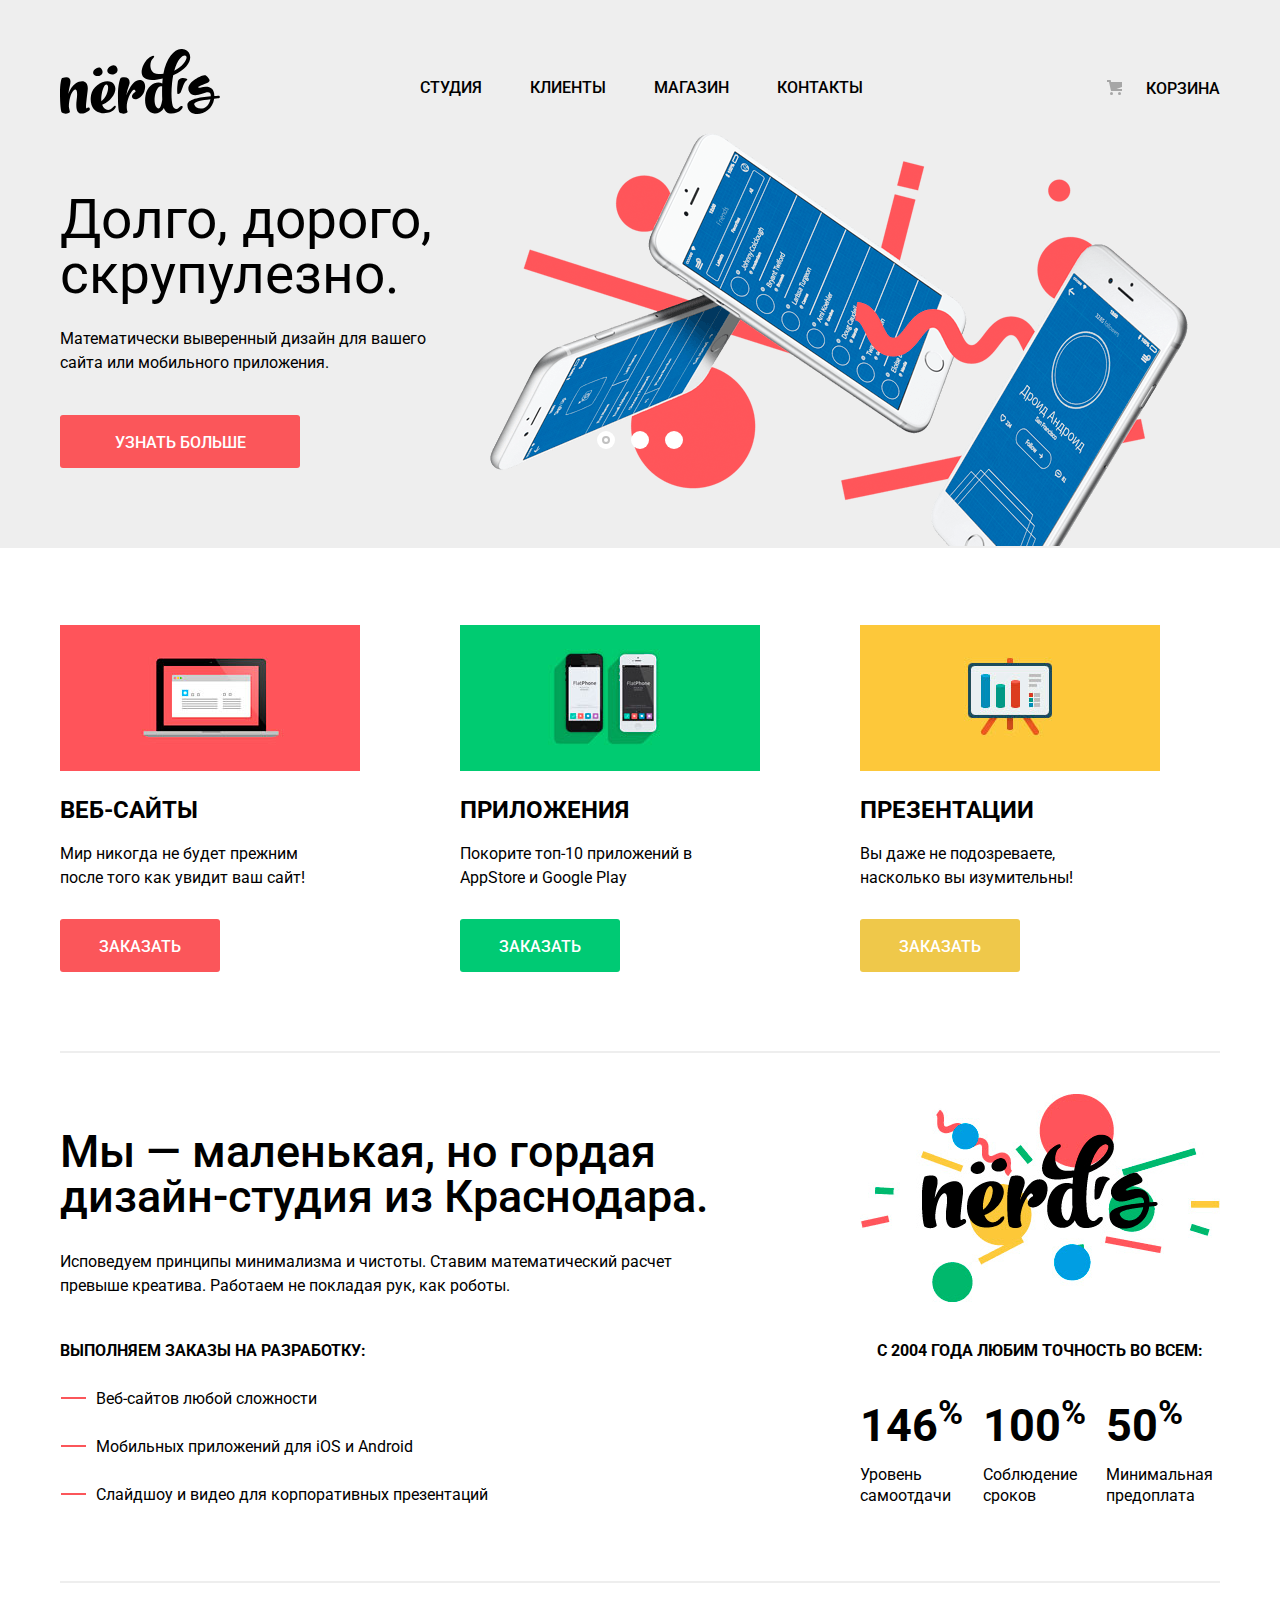
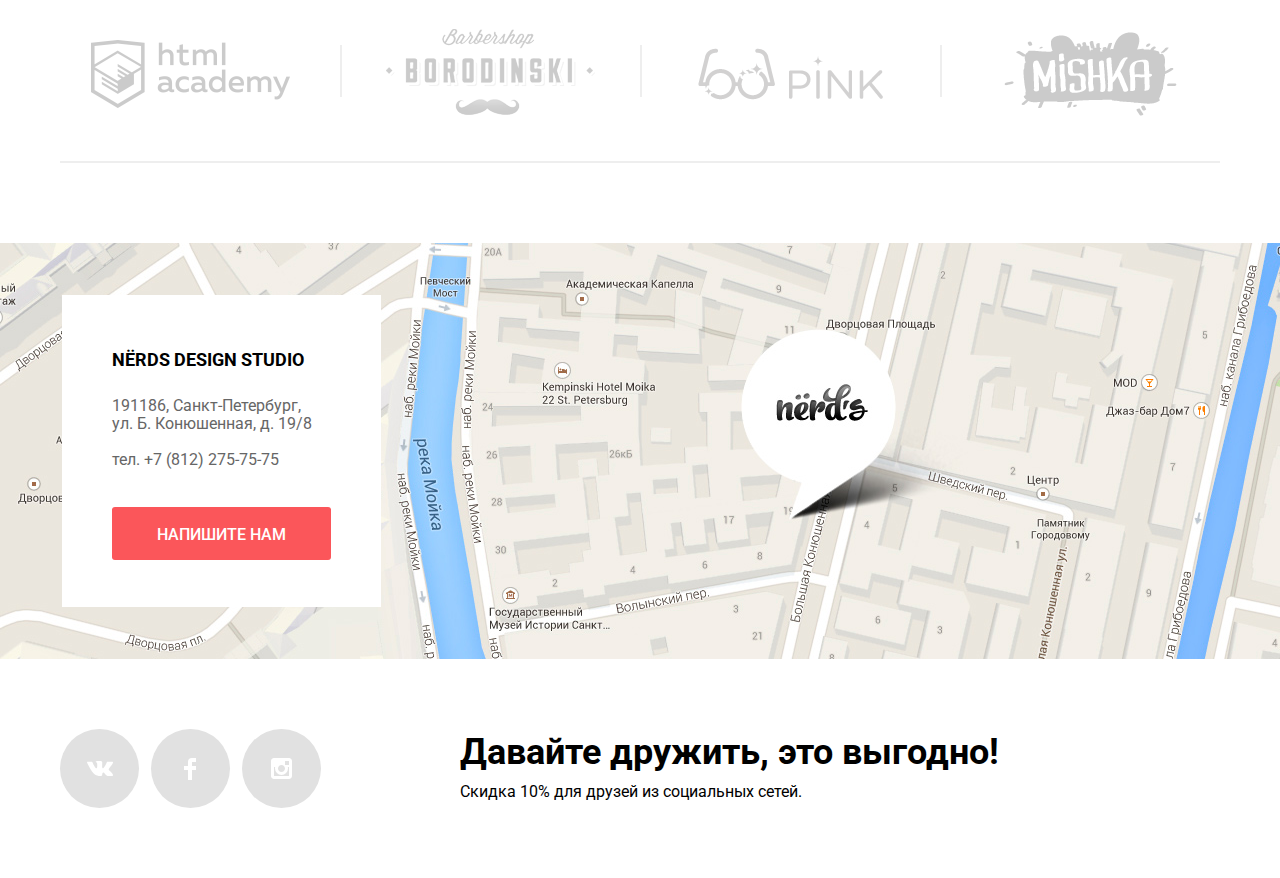
<file: index.html>
<!DOCTYPE html>
<html lang="ru">
<head>
  <meta charset="utf-8">
  <title>Нёрдс: Учебный проект Голованов А.</title>
  <link rel="stylesheet" href="css/normalize.min.css">
  <link rel="stylesheet" href="css/style.css">
</head>
<body>
<header class="main-header">
  <div class="container">
    <h1 class="visually-hidden">Дизайн-студия Nёrds</h1>
    <div class="main-header-nav-container double--padding">
      <nav class="main-header-nav">
        <img class="main-header-nav__logo-img" src="img/nerds-logo.svg" width="160" height="65"
             alt="Логотип Nёrds">
        <ul class="main-header-nav__list">
          <li class="main-header-nav__item"><a class="main-header-nav__link" href="#">Студия</a></li>
          <li class="main-header-nav__item"><a class="main-header-nav__link" href="#">Клиенты</a></li>
          <li class="main-header-nav__item"><a class="main-header-nav__link" href="catalog.html">Магазин</a></li>
          <li class="main-header-nav__item"><a class="main-header-nav__link" href="#">Контакты</a></li>

        </ul>
      </nav>
      <div class="main-header__cart-container">
        <a class="main-header__cart-link" href="#">Корзина</a>
      </div>
    </div>
    <section class="slider double--padding">
      <div class="slider__controls">
        <i class="slider__controls-button button--active"></i>
        <i class="slider__controls-button"></i>
        <i class="slider__controls-button"></i>
      </div>
      <h2 class="visually-hidden">Слайдер</h2>
      <ul class="slider__list">
        <li class="slider__item slider__item--first-slide">
          <p class="slider__slogan slider__slogan--first-slide">Долго, дорого, скрупулезно.</p>
          <p class="slider__plain-text slider__plain-text--first-slide">Математически выверенный дизайн для вашего
            сайта или мобильного приложения.</p>
          <a class="button slider__button button--red" href="#">Узнать больше</a>
        </li>
        <li class="slider__item slider__item--second-slide visually-hidden">
          <p class="slider__slogan slider__slogan--second-slide">Любим математику как никто другой</p>
          <p class="slider__plain-text slider__plain-text--second-slide">Никакого креатива, только математические
            формулы для расчета идеальных
            пропорций.</p>
          <a class="button slider__button button--red" href="#">Узнать больше</a>
        </li>
        <li class="slider__item slider__item--third-slide visually-hidden">
          <p class="slider__slogan slider__slogan--third-slide">Только ночь, только хардкор</p>
          <p class="slider__plain-text slider__plain-text--third-slide">Работать днем, как все? Мы против этого. Ближе
            к полуночи работа только
            начинается.</p>
          <a class="button slider__button button--red" href="#">Узнать больше</a>
        </li>
      </ul>
    </section>
  </div>
</header>
<main class="main">
  <div class="container">
    <section class="services double--padding">
      <h2 class="visually-hidden">Типы услуг</h2>
      <ul class="services__list">
        <li class="services__item">
          <img class="services__icon" src="img/illustration-1.jpg" width="300" height="146" alt="Веб-сайты">
          <h3 class="services__title">Веб-сайты</h3>
          <p class="services__plain-text services__plain-text--web">Мир никогда не будет прежним после того как увидит
            ваш сайт!</p>
          <a class="button services__button button--red" href="#">Заказать</a>
        </li>
        <li class="services__item">
          <img class="services__icon" src="img/illustration-2.jpg" width="300" height="146" alt="Мобильные приложения">
          <h3 class="services__title">Приложения</h3>
          <p class="services__plain-text services__plain-text--soft">Покорите топ-10 приложений в AppStore и Google
            Play</p>
          <a class="button services__button button--green" href="#">Заказать</a>
        </li>
        <li class="services__item">
          <img class="services__icon" src="img/illustration-3.jpg" width="300" height="146" alt="Презентации">
          <h3 class="services__title">Презентации</h3>
          <p class="services__plain-text services__plain-text--presentation">Вы даже не подозреваете, насколько вы
            изумительны!</p>
          <a class="button services__button button--yellow" href="#">Заказать</a>
        </li>
      </ul>
    </section>
    <section class="about-company double--padding">
      <h2 class="visually-hidden">О нас</h2>
      <div class="about-company__left-part">
        <p class="about-company__slogan ">Мы — маленькая, но гордая дизайн-студия из Краснодара.</p>
        <p class="about-company__plain-text">Исповедуем принципы минимализма и чистоты. Ставим математический расчет
          превыше креатива. Работаем не покладая
          рук, как роботы.</p>
        <p class="about-company__subtitle about-company__subtitle--lpart">Выполняем заказы на разработку:</p>
        <ul class="about-company__lpart-list">
          <li class="about-company__lpart-item">Веб-сайтов любой сложности</li>
          <li class="about-company__lpart-item">Мобильных приложений для iOS и Android</li>
          <li class="about-company__lpart-item">Слайдшоу и видео для корпоративных презентаций</li>
        </ul>
      </div>
      <div class="about-company__right-part">
        <img class="about-company__nerds-img" src="img/studio-nerds.png" width="360" height="208"
             alt="Дизайн-студия Nerds">
        <p class="about-company__subtitle about-company__subtitle--rpart centered">с 2004 года Любим точность во
          всем:</p>
        <ul class="about-company__rpart-list">
          <li class="about-company__rpart-item">
            <b class="about-company__percents centered">146<sup>%</sup></b>
            <p class="about-company__percents-text">Уровень самоотдачи</p>
          </li>
          <li class="about-company__rpart-item">
            <b class="about-company__percents centered">100<sup>%</sup></b>
            <p class="about-company__percents-text">Соблюдение сроков</p>
          </li>
          <li class="about-company__rpart-item">
            <b class="about-company__percents centered">50<sup>%</sup></b>
            <p class="about-company__percents-text">Минимальная предоплата</p>
          </li>
        </ul>
      </div>
    </section>
    <section class="partner-logo double--padding">
      <h2 class="visually-hidden">Ссылки на партнерские сайты</h2>
      <ul class="partner-logo__list">
        <li class="partner-logo__item">
          <a class="partner-logo__link" href="https://htmlacademy.ru/intensive/htmlcss">
            <img class="partner-logo__pict" src="img/logo-1.png" width="199" height="68"
                 alt="Сайт HTML Academy">
          </a>
        </li>
        <li class="partner-logo__item">
          <a class="partner-logo__link" href="#">
            <img class="partner-logo__pict" src="img/logo-2.png" width="209" height="90"
                 alt="Сайт Barbershop Borodinski">
          </a>
        </li>
        <li class="partner-logo__item">
          <a class="partner-logo__link" href="#">
            <img class="partner-logo__pict" src="img/logo-3.png" width="185" height="52" alt="Сайт Pink">
          </a>
        </li>
        <li class="partner-logo__item">
          <a class="partner-logo__link" href="#">
            <img class="partner-logo__pict" src="img/logo-4.png" width="173" height="84"
                 alt="Сайт Mishka">
          </a>
        </li>
      </ul>
    </section>
  </div>
  <section class="contacts">

    <h2 class="visually-hidden">Как с нами связаться</h2>
    <div class="container container--contacts">
      <div class="contacts__requisites">
        <p class="contacts__subtitle">NЁRDS DESIGN STUDIO</p>
        <address class="contacts__address-text text--grey">191186, Санкт-Петербург, ул. Б. Конюшенная, д. 19/8</address>
        <p class="contacts__tel-text text--grey">тел.&nbsp;<a class="contacts__tel text--grey"
                                                              href="tel:+78122757575">+7&nbsp;(812)&nbsp;275-75-75</a>
        </p>
        <a class="button contacts__button button&#45;&#45;red" href="#">Напишите нам</a>
      </div>
    </div>
    <script type="text/javascript" charset="utf-8" async src="https://api-maps.yandex.ru/services/constructor/1.0/js/?um=constructor%3Afe30110456b386dd3d820a9189c74bfca8139067eb8c2aa761ce36ad18cc8113&amp;width=100%25&amp;height=416&amp;lang=ru_RU&amp;scroll=true"></script>
  </section>
</main>

<div class="container">
  <footer class="footer double--padding">
    <ul class="footer__list">
      <li class="footer__item">
        <a class="footer__social-button footer__social-button--vk" href="#" aria-label="ВКонтакте"></a>
      </li>
      <li class="footer__item">
        <a class="footer__social-button footer__social-button--fb" href="#" aria-label="Facebook"></a>
      </li>
      <li class="footer__item">
        <a class="footer__social-button footer__social-button--insta" href="#" aria-label="Instagram"></a>
      </li>
    </ul>
    <div class="footer__slogan-container">
      <b class="footer__slogan">Давайте дружить, это выгодно!</b>
      <span class="footer__discount-text">Скидка 10% для друзей из социальных сетей.
    </span>
    </div>
  </footer>
</div>
<!-- Модальное окно при нажатии кнопки "Напишите нам" -->
<div class="modal-window-container visually-hidden">
  <section class="modal-writeus">
    <header class="modal-writeus__header">
      <h2 class="modal-writeus__title">Напишите нам</h2>
      <button class="modal-close-button" type="button" aria-label="Закрыть модальное окно"></button>
    </header>
    <form class="modal-writeus__form" action="https://echo.htmlacademy.ru" method="post">
      <div class="modal-writeus__form-internal-container">
        <p class="modal-writeus__form-item">
          <label class="modal-writeus__label" for="user-name">Ваше имя: </label>
          <input class="modal-form__input-item" type="text" name="user-name" id="user-name" placeholder="Имя Фамилия"
                 required aria-label="Поле ввода имени">
        </p>
        <p class="modal-writeus__form-item">
          <label class="modal-writeus__label" for="user-email">Ваш e-mail: </label>
          <input class="modal-form__input-item" type="email" name="user-email" id="user-email"
                 placeholder="email@example.com" required aria-label="Поле ввода email">
        </p>
      </div>
        <label class="modal-writeus__label" for="user-textarea">Текст письма: </label>
        <textarea class="modal-form__text-area" name="user-letter" id="user-textarea" placeholder="В свободной форме"
                  rows="3" cols="40" aria-label="Поле ввода текста письма"></textarea>

      <button class="button  modal-writeus__submit-button button--red" type="submit">
        Отправить
      </button>
    </form>
  </section>
</div>
<script src="js/modal.js"></script>
</body>
</html>
</file>
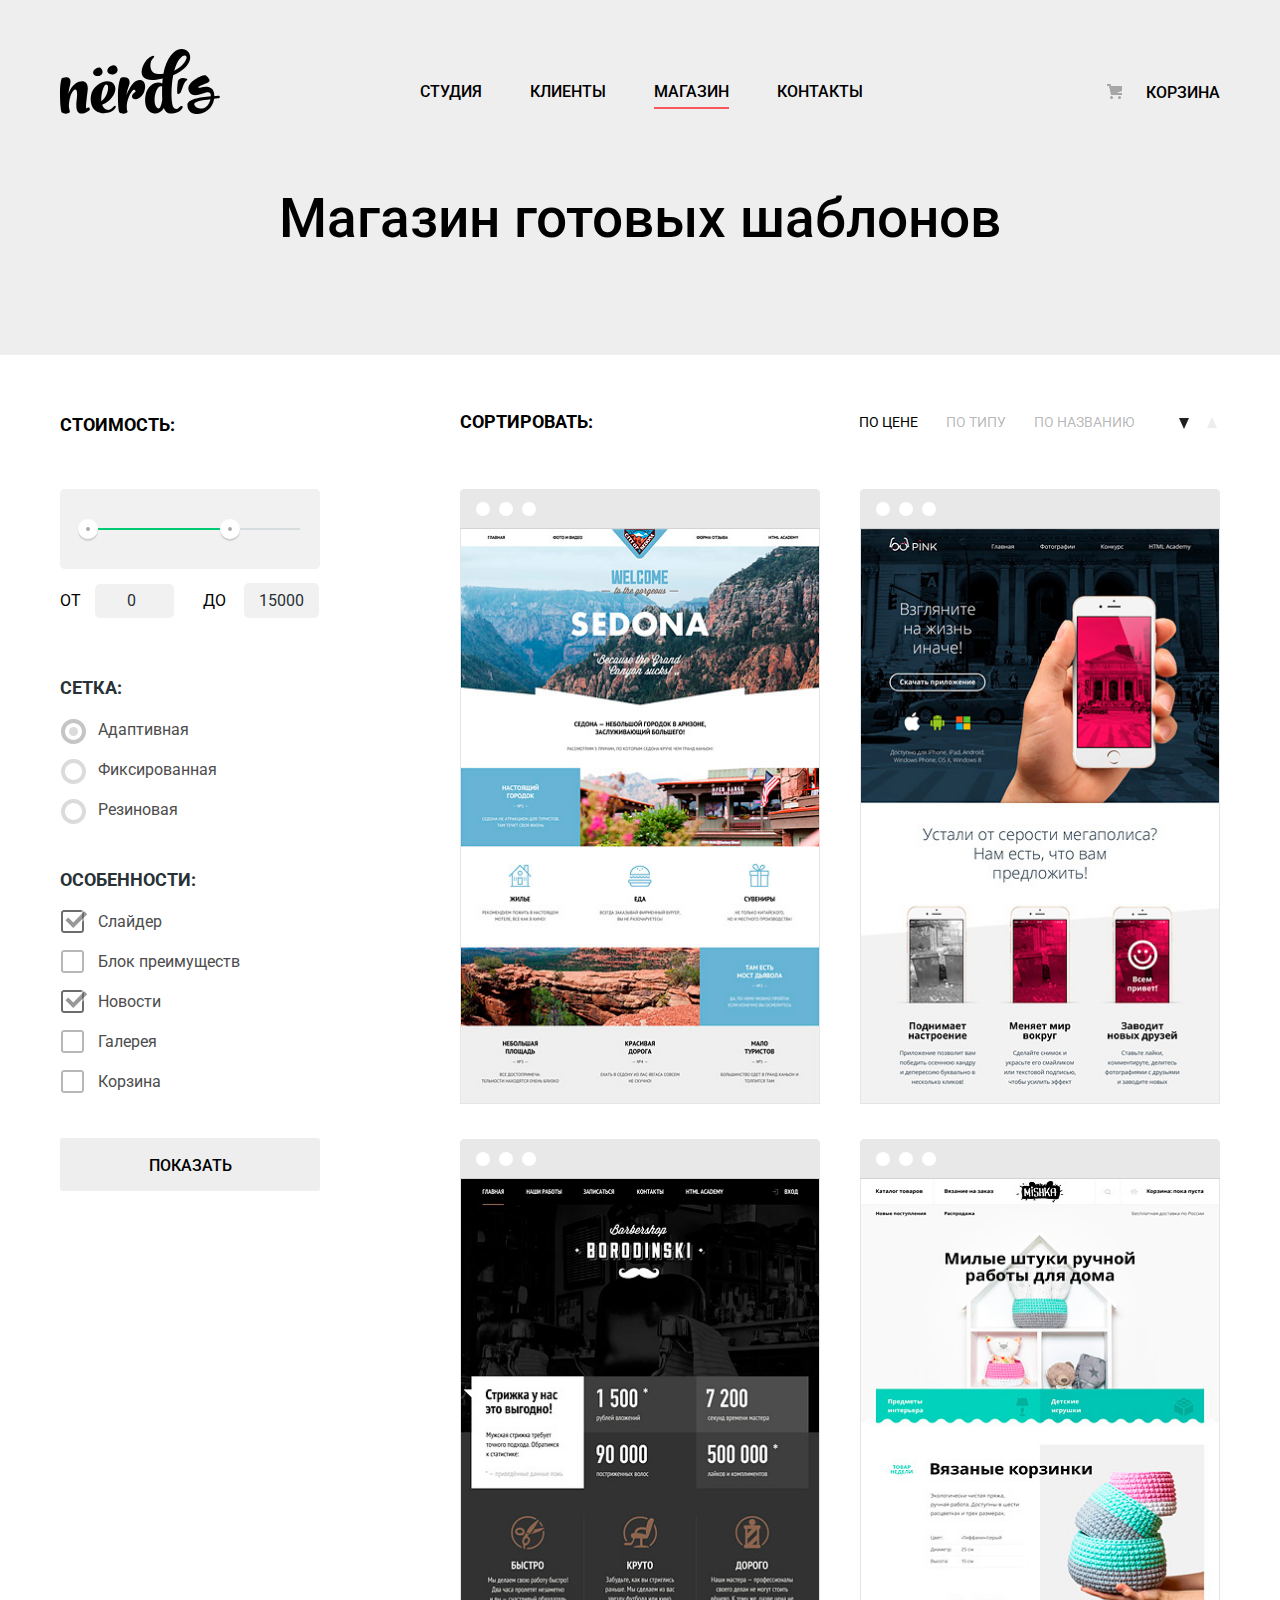
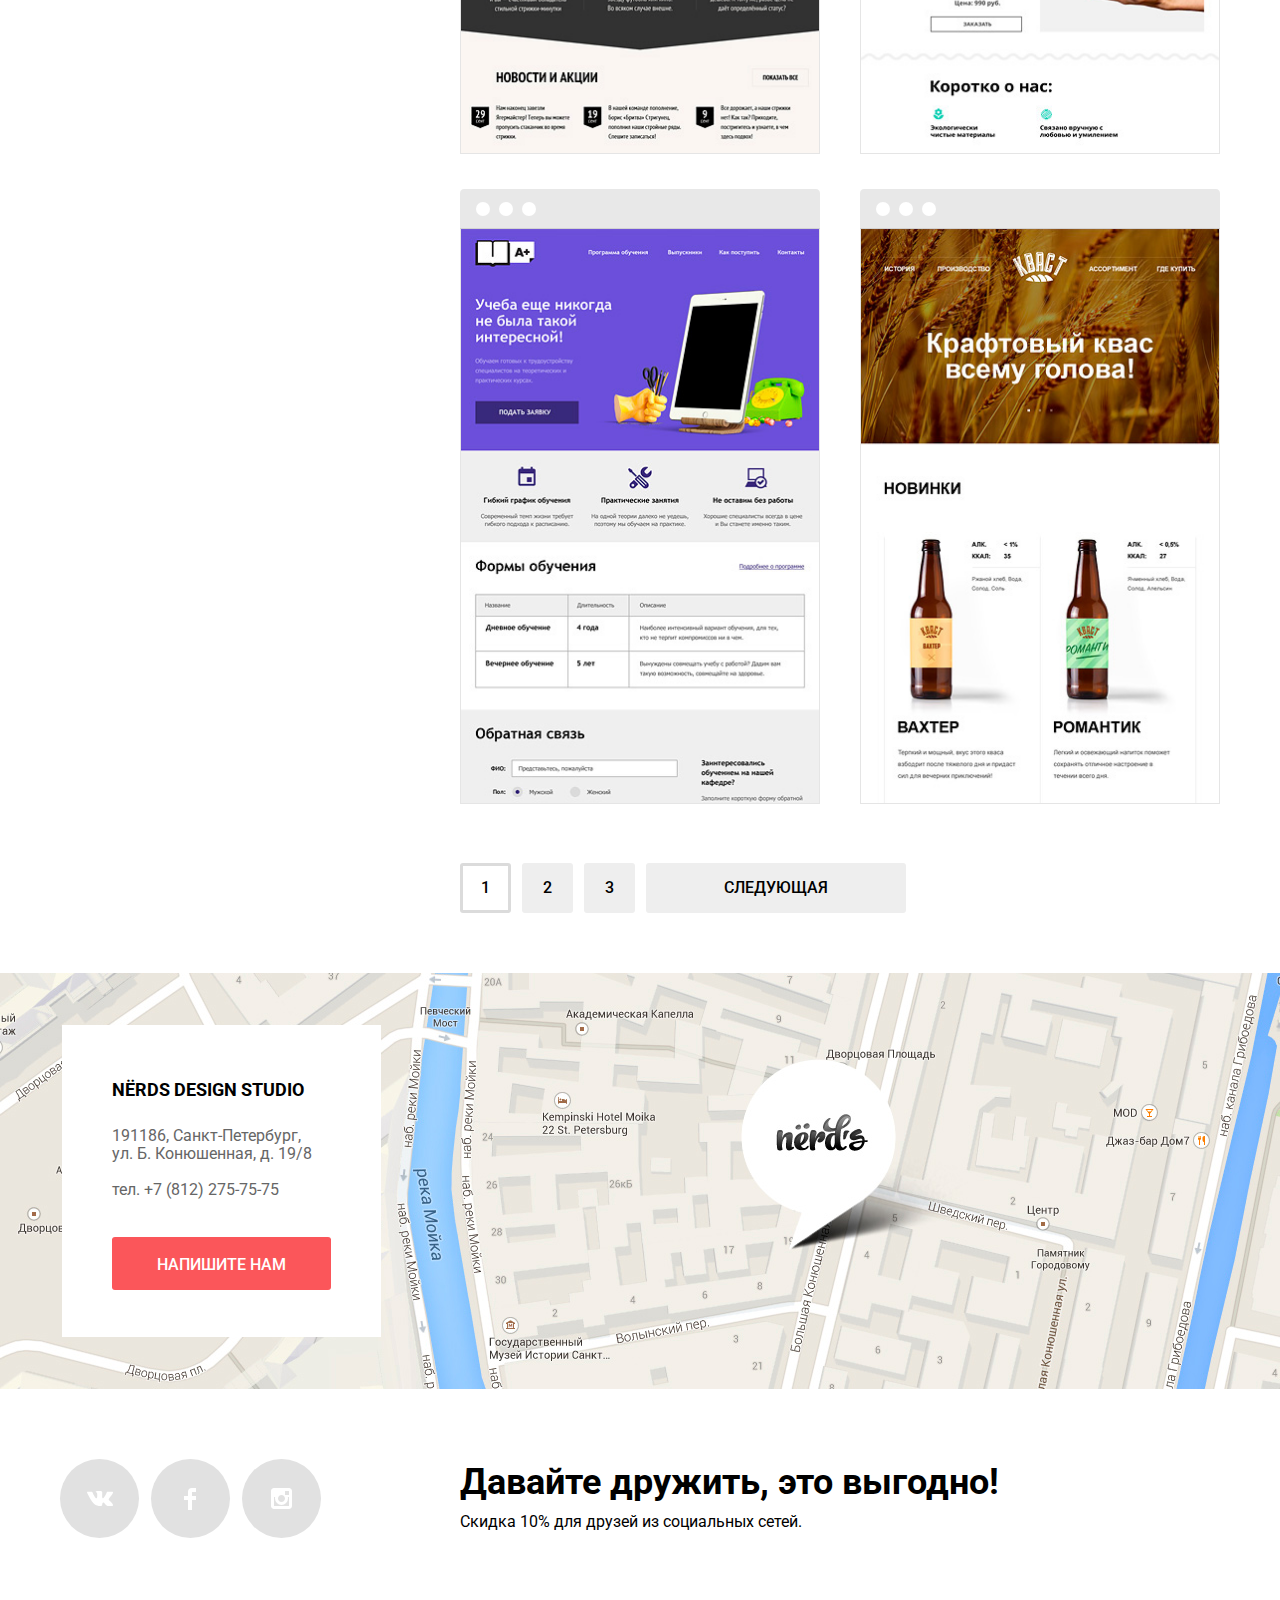
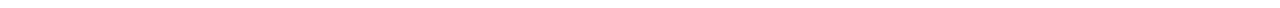
<file: catalog.html>
<!DOCTYPE html>
<html lang="ru">
<head>
  <meta charset="UTF-8">
  <title>Нёрдс: Учебный проект Голованов А.</title>
  <link rel="stylesheet" href="css/normalize.min.css">
  <link rel="stylesheet" href="css/style.css">
</head>
<header class="main-header main-header--bottom-margin">
  <div class="container">
    <h2 class="visually-hidden">Дизайн-студия Nёrds</h2>
    <div class="main-header-nav-container double--padding main-header-nav-container--bottom-margin">
      <nav class="main-header-nav">
        <a href="index.html" class="main-nav__logo">
          <img class="main-header-nav__logo-img main-header-nav__logo-img--catalog" src="img/nerds-logo.svg" width="160"
               height="65"
               alt="Логотип Nёrds">
        </a>
        <ul class="main-header-nav__list">
          <li class="main-header-nav__item"><a class="main-header-nav__link" href="#">Студия</a></li>
          <li class="main-header-nav__item"><a class="main-header-nav__link" href="#">Клиенты</a></li>
          <li class="main-header-nav__item main-header-nav__item--active-page"><a class="main-header-nav__link "
                                                                                  href="catalog.html">Магазин</a></li>
          <li class="main-header-nav__item"><a class="main-header-nav__link" href="#">Контакты</a></li>
        </ul>
      </nav>
      <div class="main-header__cart-container">
        <a class="main-header__cart-link" href="#">Корзина</a>
      </div>
    </div>
    <h1 class="main-header__catalog-slogan container--padding">Магазин готовых шаблонов</h1>
  </div>
</header>

<main class="main">
  <div class="container double--padding">
    <div class="container  filter-catalog-wrapper">

      <aside class="filter">
        <h2 class="visually-hidden">Меню выбора</h2>
        <form class="filter-form" action="https://echo.htmlacademy.ru" method="post">
          <fieldset class="filter-form__range-item">
            <legend class="filter-form__range-legend">Стоимость:</legend>
            <div class="filter-form__range">
              <div class="filter-form__range-controls">
                <div class="filter-form__scale">
                  <div class="filter-form__bar" style="margin-left: 0; width: 70%"></div>
                </div>
                <div class="filter-form__toggle toggle--min"></div>
                <div class="filter-form__toggle toggle--max"></div>
              </div>
              <div class="filter-form__price-controls">
                <label class="filter-form__min-price-label">От
                  <input class="filter-form__min-price-input" type="number" name="min-price" value="0">
                </label>
                <label class="filter-form__max-price-label">До
                  <input class="filter-form__max-price-input" type="number" name="max-price" value="15000">
                </label>
              </div>
            </div>
          </fieldset>
          <fieldset class="filter-form__grid">
            <legend class="filter-form__grid-legend">Сетка:</legend>
            <ul class="filter__grid-list">
              <li class="filter-form__grid-item">
                <input class="filter-form__grid-radiobutton visually-hidden" type="radio" name="grid" value="adaptive"
                       id="adaptive-grid"
                       aria-label="Адаптивная сетка" checked>
                <label class="filter-form__grid-label" for="adaptive-grid">Адаптивная</label>
              </li>
              <li class="filter-form__grid-item">
                <input class="filter-form__grid-radiobutton visually-hidden" type="radio" name="grid" value="fixed"
                       id="fixed-grid"
                       aria-label="Фиксированная сетка">
                <label class="filter-form__grid-label" for="fixed-grid">Фиксированная</label>
              </li>
              <li class="filter-form__grid-item">
                <input class="filter-form__grid-radiobutton visually-hidden" type="radio" name="grid" value="rubber"
                       id="rubber-grid"
                       aria-label="Резиновая сетка">
                <label class="filter-form__grid-label" for="rubber-grid">Резиновая</label>
              </li>
            </ul>
          </fieldset>
          <fieldset class="filter-form__features">
            <legend class="filter-form__features-legend">Особенности:</legend>
            <ul class="filter-form__features-list">
              <li class="filter-form__features-item">
                <input class="filter-form__features-checkbox visually-hidden" type="checkbox" name="slider"
                       id="slider-feature" checked
                       aria-label="Слайдер">
                <label class="filter-form__features-label" for="slider-feature">Слайдер</label>
              </li>
              <li class="filter-form__features-item">
                <input class="filter-form__features-checkbox visually-hidden" type="checkbox" name="advantage"
                       id="advantage-feature"
                       aria-label="Блок преимуществ">
                <label class="filter-form__features-label" for="advantage-feature">Блок преимуществ</label>
              </li>
              <li class="filter-form__features-item">
                <input class="filter-form__features-checkbox visually-hidden" type="checkbox" name="news"
                       id="news-feature" checked
                       aria-label="Новости">
                <label class="filter-form__features-label" for="news-feature">Новости</label>
              </li>
              <li class="filter-form__features-item">
                <input class="filter-form__features-checkbox visually-hidden" type="checkbox" name="gallery"
                       id="gallery-feature"
                       aria-label="Галерея">
                <label class="filter-form__features-label" for="gallery-feature">Галерея</label>
              </li>
              <li class="filter-form__features-item">
                <input class="filter-form__features-checkbox visually-hidden" type="checkbox" name="cart"
                       id="cart-feature"
                       aria-label="Корзина">
                <label class="filter-form__features-label" for="cart-feature">Корзина</label>
              </li>
            </ul>
          </fieldset>
          <button class="button filter-form__button button--grey" type="submit">Показать</button>
        </form>
      </aside>
      <section class="catalog">
        <h2 class="visually-hidden">Каталог шаблонов</h2>
        <div class="catalog__sort-menu double--padding">
          <p class="catalog__sort-menu-subtitle">Сортировать:</p>
          <ul class="catalog__sort-menu-list">
            <li class="catalog__sort-menu-item ">
              <a class="catalog__sort-menu-link catalog__sort-menu-link--active" href="#">По цене</a>
            </li>
            <li class="catalog__sort-menu-item">
              <a class="catalog__sort-menu-link" href="#">По типу</a>
            </li>
            <li class="catalog__sort-menu-item">
              <a class="catalog__sort-menu-link" href="#">По названию</a>
            </li>
          </ul>
          <ul class="catalog__sort-updown-list">
            <li class="catalog__sort-updown-item">
              <input class="catalog__sort-updown-radiobutton catalog__sort-updown-radiobutton--bottom visually-hidden"
                     type="radio" name="updown" value="down"
                     id="down" checked>
              <label class="catalog__sort-updown-label" for="down"><span
                class="visually-hidden">Сортировка по убыванию</span></label>
            </li>
            <li class="catalog__sort-updown-item">
              <input class="catalog__sort-updown-radiobutton catalog__sort-updown-radiobutton--top visually-hidden"
                     type="radio" name="updown" value="up"
                     id="up">
              <label class="catalog__sort-updown-label" for="up"><span
                class="visually-hidden">Сортировка по возрастанию</span></label>
            </li>
          </ul>
        </div>
        <ul class="catalog__list double--padding">
          <!-- Карточка товара с Седоной -->
          <li class="catalog__item">
            <article class="product-card product-card--selected">
              <img class="product-card__img" src="img/img-sedona.jpg" width="360" height="576"
                   alt="SEDONA. Информационный сайт для туристов">
              <!-- Всплывающий ценник -->
              <div class="product-card__pricetag">
                <h3 class="product-card__pricetag-title"><a class="product-card__pricetag-link"
                                                            href="#">SEDONA</a></h3>
                <p class="product-card__pricetag-plain-text text--grey">Информационный сайт для туристов</p>
                <form class="product-card__pricetag-button" action="#" method="post">
                  <button class="button product-card__button button--red" type="button">9900 руб.</button>
                </form>
              </div>
            </article>
          </li>
          <!-- Карточка товара с Pink -->
          <li class="catalog__item">
            <article class="product-card">
              <img class="product-card__img" src="img/img-pink.jpg" width="360" height="576"
                   alt="PINK APP. Продуктовый лендинг приложения для iOS и Android">
              <!-- Всплывающий ценник -->
              <div class="product-card__pricetag">
                <h3 class="product-card__pricetag-title"><a class="product-card__pricetag-link" href="#">PINK
                  APP</a></h3>
                <p class="product-card__pricetag-plain-text text--grey">Продуктовый лендинг приложения для iOS и
                  Android</p>
                <form class="product-card__pricetag-button" action="#" method="post">
                  <button class="button product-card__button button--red" type="button">9900 руб.</button>
                </form>
              </div>
            </article>
          </li>
          <!-- Карточка товара с барбершопом -->
          <li class="catalog__item">
            <article class="product-card">
              <img class="product-card__img" src="img/img-barbershop.jpg" width="360" height="576"
                   alt="BARBERSHOP. Сайт салоны красоты. Для мужчин, да.">
              <!-- Всплывающий ценник -->
              <div class="product-card__pricetag">
                <h3 class="product-card__pricetag-title"><a class="product-card__pricetag-link" href="#">BARBERSHOP</a>
                </h3>
                <p class="product-card__pricetag-plain-text text--grey">Сайт салоны красоты. Для мужчин, да.</p>
                <form class="product-card__pricetag-button" action="#" method="post">
                  <button class="button product-card__button button--red" type="button">9900 руб.</button>
                </form>
              </div>
            </article>
          </li>
          <!--Карточка товара MISHKA-->
          <li class="catalog__item">
            <article class="product-card">
              <img class="product-card__img" src="img/img-mishka.jpg" width="360" height="576"
                   alt="MISHKA. Интернет-магазин вязаных игрушек">
              <!-- Всплывающий ценник -->
              <div class="product-card__pricetag">
                <h3 class="product-card__pricetag-title"><a class="product-card__pricetag-link"
                                                            href="#">MISHKA</a></h3>
                <p class="product-card__pricetag-plain-text text--grey">Интернет-магазин вязаных игрушек</p>
                <form class="product-card__pricetag-button" action="#" method="post">
                  <button class="button product-card__button button--red" type="button">9900 руб.</button>
                </form>
              </div>
            </article>
          </li>
          <!-- Карточка товара A PLUS -->
          <li class="catalog__item">
            <article class="product-card">
              <img class="product-card__img" src="img/img-aplus.jpg" width="360" height="576"
                   alt="A PLUS. Лендинг курсов повышения квалификации">
              <!-- Всплывающий ценник -->
              <div class="product-card__pricetag">
                <h3 class="product-card__pricetag-title"><a class="product-card__pricetag-link" href="#">A
                  PLUS</a></h3>
                <p class="product-card__pricetag-plain-text text--grey">Лендинг курсов повышения квалификации</p>
                <form class="product-card__pricetag-button" action="#" method="post">
                  <button class="button product-card__button button--red" type="button">9900 руб.</button>
                </form>
              </div>
            </article>
          </li>
          <!-- Карточка товара КВАСТ -->
          <li class="catalog__item">
            <article class="product-card">
              <img class="product-card__img" src="img/img-kvast.jpg" width="360" height="576"
                   alt="КВАСТ. Промо-сайт производителя крафтового кваса">
              <!-- Всплывающий ценник -->
              <div class="product-card__pricetag">
                <h3 class="product-card__pricetag-title"><a class="product-card__pricetag-link"
                                                            href="#">КВАСТ</a></h3>
                <p class="product-card__pricetag-plain-text text--grey">Промо-сайт производителя крафтового кваса</p>
                <form class="product-card__pricetag-button" action="#" method="post">
                  <button class="button product-card__button button--red" type="button">9900 руб.</button>
                </form>
              </div>
            </article>
          </li>
        </ul>
        <ul class="paginator__list">
          <li class="paginator__item"><a class="paginator__link link--current" href="#">1</a></li>
          <li class="paginator__item"><a class="paginator__link" href="#">2</a></li>
          <li class="paginator__item"><a class="paginator__link" href="#">3</a></li>
          <li class="paginator__item">
            <a class="paginator__link link--next" href="#">Следующая</a>
          </li>
        </ul>
      </section>
    </div>

  </div>
  <section class="contacts">
    <h2 class="visually-hidden">Как с нами связаться</h2>
    <div class="container container--contacts">
      <div class="contacts__requisites">
        <p class="contacts__subtitle">NЁRDS DESIGN STUDIO</p>
        <address class="contacts__address-text text--grey">191186, Санкт-Петербург, ул. Б. Конюшенная, д. 19/8
        </address>
        <p class="contacts__tel-text text--grey">тел.&nbsp;<a class="contacts__tel text--grey"
                                                              href="tel:+78122757575">+7&nbsp;(812)&nbsp;275-75-75</a>
        </p>
        <a class="button contacts__button button--red" href="#">Напишите нам</a>
      </div>
    </div>
    <script type="text/javascript" charset="utf-8" async src="https://api-maps.yandex.ru/services/constructor/1.0/js/?um=constructor%3Afe30110456b386dd3d820a9189c74bfca8139067eb8c2aa761ce36ad18cc8113&amp;width=100%25&amp;height=416&amp;lang=ru_RU&amp;scroll=true"></script>
  </section>
</main>

<div class="container">
  <footer class="footer double--padding">
    <ul class="footer__list">
      <li class="footer__item">
        <a class="footer__social-button footer__social-button--vk" href="#" aria-label="ВКонтакте"></a>
      </li>
      <li class="footer__item">
        <a class="footer__social-button footer__social-button--fb" href="#" aria-label="Facebook"></a>
      </li>
      <li class="footer__item">
        <a class="footer__social-button footer__social-button--insta" href="#" aria-label="Instagram"></a>
      </li>
    </ul>
    <div class="footer__slogan-container">
      <b class="footer__slogan">Давайте дружить, это выгодно!</b>
      <span class="footer__discount-text">Скидка 10% для друзей из социальных сетей.
    </span>
    </div>
  </footer>
</div>
<!-- Модальное окно при нажатии кнопки "Напишите нам" -->
<div class="modal-window-container visually-hidden">
  <section class="modal-writeus">
    <header class="modal-writeus__header">
      <h2 class="modal-writeus__title">Напишите нам</h2>
      <button class="modal-close-button" type="button" aria-label="Закрыть модальное окно"></button>
    </header>
    <div class="modal-writeus__form-internal-container">
      <p class="modal-writeus__form-item">
        <label class="modal-writeus__label" for="user-name">Ваше имя: </label>
        <input class="modal-form__input-item" type="text" name="user-name" id="user-name" placeholder="Имя Фамилия"
               required aria-label="Поле ввода имени">
      </p>
      <p class="modal-writeus__form-item">
        <label class="modal-writeus__label" for="user-email">Ваш e-mail: </label>
        <input class="modal-form__input-item" type="email" name="user-email" id="user-email"
               placeholder="email@example.com" required aria-label="Поле ввода email">
      </p>
    </div>
      <label class="modal-writeus__label" for="user-textarea">Текст письма: </label>
      <textarea class="modal-form__text-area" name="user-letter" id="user-textarea" placeholder="В свободной форме"
                rows="3" cols="40" aria-label="Поле ввода текста письма"></textarea>

    <form class="modal-writeus__form" action="https://echo.htmlacademy.ru" method="post">
      <button class="button  modal-writeus__submit-button button--red" type="submit">
        Отправить
      </button>
    </form>
  </section>
</div>
<script src="js/modal.js"></script>
</body>
</html>
</file>
<file: css/style.css>
@import url('https://fonts.googleapis.com/css?family=Roboto:400,500,700&subset=cyrillic');
/*Основные стили */
* {
  padding: 0;
  margin: 0;
}

body {
  margin: 0;
  padding: 0;
  font-family: "Roboto", Arial, sans-serif;
  font-size: 16px;
  line-height: 1.5;
  font-weight: 400;
  color: #000000;
  position: relative;
}

a {
  text-decoration: none;
}

.main-header-nav__list,
.slider__list,
.slider__switcher-list {
  list-style: none;
  padding: 0;
  margin: 0;
}

.services__list,
.about-company__rpart-list,
.partner-logo__list,
.about-company__lpart-list {
  list-style: none;
  padding: 0;
  margin: 0;
}

.filter__grid-list,
.filter-form__features-list {
  list-style: none;
  padding: 0;
  margin: 0;
}

.catalog__sort-menu-list,
.catalog__list,
.catalog__sort-updown-list {
  list-style: none;
  padding: 0;
  margin: 0;
}

.paginator__list {
  list-style: none;
  padding: 0;
  margin: 0;
}

.footer__list {
  list-style: none;
  padding: 0;
  margin: 0;
}

/*Основные блоки и их модификаторы*/

.button {
  display: inline-block;
  vertical-align: middle;
  min-height: 47px;
  padding-top: 16px;
  padding-bottom: 16px;
  padding-left: 16px;
  padding-right: 16px;
  border-radius: 3px;
  -webkit-box-sizing: border-box;
  box-sizing: border-box;
  line-height: 1.125;
  font-weight: 500;
  text-align: center;
  text-transform: uppercase;
  color: #ffffff;
}

.button--red {
  background-color: #fb565a;
  border-top: 3px solid #fb565a;
}

.button--red:focus,
.button--red:hover {
  background-color: #e74246;
  border-top: 3px solid #e74246;
  outline: none;
}

.button--red:active {
  background-color: #d7373b;
  border-top: 3px solid #c13135;
  color: rgba(227, 115, 118, 0.3);
}

.button--green {
  background-color: #00ca74;
  border-top: 3px solid #00ca74;
}

.button--green:focus,
.button--green:hover {
  background-color: #00bc6c;
  border-top: 3px solid #00bc6c;
  outline: none;
}

.button--green:active {
  background-color: #00aa62;
  border-top: 3px solid #009958;
  color: rgba(77, 196, 145, 0.3)
}

.button--yellow {
  background-color: #efc84a;
  border-top: 3px solid #efc84a;
}

.button--yellow:focus,
.button--yellow:hover {
  background-color: #eab534;
  border-top: 3px solid #eab534;
  outline: none;
}

.button--yellow:active {
  background-color: #e5a722;
  border-top: 3px solid #ce961f;
  color: rgba(237, 194, 101, 0.3)
}

.button--grey {
  background-color: #eeeeee;
  color: #000000;
  border: none;
  border-top: 3px solid #eeeeee;
}

.button--grey:focus,
.button--grey:hover {
  background-color: #dfdfdf;
  border: none;
  outline: none;
  border-top: 3px solid #dfdfdf;
}

.button--grey:active {
  background-color: #d5d5d5;
  color: rgba(00, 00, 00, 0.3);
  border: none;
  outline: none;
  border-top: 3px solid #bfbfbf;
}

.text--grey {
  color: #666666;
}

.visually-hidden:not(:focus):not(:active),
input[type="checkbox"].visually-hidden,
input[type="radio"].visually-hidden {
  position: absolute;

  width: 1px;
  height: 1px;
  margin: -1px;
  border: 0;
  padding: 0;

  white-space: nowrap;

  -webkit-clip-path: inset(100%);

  clip-path: inset(100%);
  clip: rect(0 0 0 0);
  overflow: hidden;
}

/*Блоки сетки*/

.main-header {
  background-color: #eeeeee;
  padding-top: 49px;
}

.container {
  width: 1200px;
  margin: 0 auto;
}

.double--padding {
  padding-left: 20px;
  padding-right: 20px;
}

.main-header-nav-container {
  display: -webkit-box;
  display: -ms-flexbox;
  display: flex;
  -webkit-box-orient: horizontal;
  -webkit-box-direction: normal;
  -ms-flex-direction: row;
  flex-direction: row;
  -webkit-box-pack: justify;
  -ms-flex-pack: justify;
  justify-content: space-between;
}

.main-header-nav__item {
  margin-left: 24px;
  margin-right: 24px;
  border-bottom: 2px solid rgba(251, 86, 90, 0);
}

.main-header-nav__item:last-child {
  margin-right: 0;
}

.main-header-nav__item:first-child {
  margin-left: 0;
}

.main-header-nav__item--active-page {
  border-bottom: 2px solid rgba(251, 86, 90, 1);
}

.main-header-nav {
  display: -webkit-box;
  display: -ms-flexbox;
  display: flex;
  -webkit-box-orient: horizontal;
  -webkit-box-direction: normal;
  -ms-flex-direction: row;
  flex-direction: row;
  -webkit-box-pack: start;
  -ms-flex-pack: start;
  justify-content: flex-start;
}

.main-header-nav__list {
  display: -webkit-box;
  display: -ms-flexbox;
  display: flex;
  -webkit-box-pack: start;
  -ms-flex-pack: start;
  justify-content: flex-start;
  -webkit-box-align: center;
  -ms-flex-align: center;
  align-items: center;
  -ms-flex-wrap: wrap;
  flex-wrap: wrap;
  padding-top: 15px;
  padding-left: 0;
}

.main-header__cart-container {
  width: 115px;
  display: -webkit-box;
  display: -ms-flexbox;
  display: flex;
  -webkit-box-orient: horizontal;
  -webkit-box-direction: normal;
  -ms-flex-direction: row;
  flex-direction: row;
  -webkit-box-pack: end;
  -ms-flex-pack: end;
  justify-content: flex-end;
  -webkit-box-align: center;
  -ms-flex-align: center;
  align-items: center;
  padding-left: 45px;
  padding-top: 15px;
}

.slider {
  position: relative;
}

.slider__controls {
  position: absolute;
  left: 50%;
  bottom: 107px;
  z-index: 100;

  width: 160px;
  height: 18px;

  text-align: center;
  font-size: 0;
  -webkit-transform: translateX(-50%);
  -ms-transform: translateX(-50%);
  transform: translateX(-50%);
}

.slider__controls-button {
  display: inline-block;
  width: 18px;
  height: 18px;
  position: relative;
  border-radius: 50%;
  cursor: pointer;
  padding: 8px;
}

.slider__controls-button::after {
  content: "";
  width: 18px;
  height: 18px;
  position: absolute;
  top: 8px;
  left: 8px;
  z-index: 1;
  border-radius: 50%;

  background: #ffffff;
}

.button--active:before {
  content: "";

  position: absolute;
  left: 50%;
  top: 50%;
  z-index: 2;

  width: 4px;
  height: 4px;
  margin: -4px;

  background-color: inherit;
  border: 2px solid #c1c1c1;
  border-radius: 50%;
}

.slider__item {
  min-height: 355px;
  padding-top: 78px;
  background-size: auto;
  background-repeat: no-repeat;
}

.slider__item--first-slide {
  background-image: url("../img/slide1.png");
  background-position: 430px 19px;
}

.slider__item--second-slide {
  background-image: url("../img/slide2.png");
  background-position: 495px 0;
  z-index: 2;
}

.slider__item--third-slide {
  background-image: url("../img/slide3.png");
  background-position: 400px 20px;
  z-index: 3;
}

.slider__button {
  width: 240px;
  margin-bottom: 80px;
}

/*Остальные блоки*/
.main-header-nav__logo-img {
  margin-right: 200px;
}

.main-header-nav__logo-img--catalog:hover,
.main-header-nav__logo-img--catalog:focus {
  opacity: 0.8;
}

.main-header-nav__logo-img--catalog:active {
  opacity: 0.3;
}

.main-header__cart-link {
  position: relative;
  padding-left: 39px;
}

.main-header-nav__link,
.main-header__cart-link {
  line-height: 1.875;
  font-weight: 500;
  color: #000000;
  text-transform: uppercase;
}

.main-header-nav__link:hover,
.main-header__cart-link:hover,
.main-header-nav__link:focus,
.main-header__cart-link:focus {
  color: #fb565a;
  outline: none;
}

.main-header-nav__link:active,
.main-header__cart-link:active {
  color: rgba(0, 0, 0, 0.3);
}

.main-header__cart-link::before {
  content: "";
  width: 15px;
  height: 15px;
  position: absolute;
  top: 6px;
  left: 0;
  background-image: url("../img/cart-icon.svg");
  background-repeat: no-repeat;
  background-position: center center;
}

.main-header-nav__link--active {
  border-bottom: 2px solid #fb565a;
}

.slider__slogan {
  font-size: 55px;
  line-height: 1;
  font-weight: 400;
  margin-bottom: 25px;
}

.slider__slogan--first-slide {
  width: 380px;
}

.slider__slogan--second-slide {
  width: 515px;
}

.slider__slogan--third-slide {
  width: 410px;
}

.slider__plain-text {
  margin-bottom: 40px;
}

.slider__plain-text--first-slide {
  width: 368px;
}

.slider__plain-text--second-slide {
  width: 435px;
}

.slider__plain-text--third-slide {
  width: 370px;
}

.services__list {
  display: -webkit-box;
  display: -ms-flexbox;
  display: flex;
  -webkit-box-orient: horizontal;
  -webkit-box-direction: normal;
  -ms-flex-direction: row;
  flex-direction: row;
  -webkit-box-pack: start;
  -ms-flex-pack: start;
  justify-content: flex-start;
  border-bottom: 2px solid #eeeeee;
}

.services__item {
  width: 300px;
  margin-right: 100px;
  padding-top: 77px;
}

.services__icon {
  margin-bottom: 17px;
}

.services__list:last-child {
  margin-right: 0;
}

.services__title {
  font-size: 24px;
  line-height: 1.25;
  font-weight: 700;
  text-transform: uppercase;
  margin-bottom: 17px;
}

.services__plain-text {
  margin-bottom: 29px;
}

.services__plain-text--web {
  width: 250px;
}

.services__plain-text--soft {
  width: 250px;
}

.services__plain-text--presentation {
  width: 250px;
}

.services__button {
  width: 160px;
  margin-bottom: 79px;
}

.about-company {
  display: -webkit-box;
  display: -ms-flexbox;
  display: flex;
  -webkit-box-orient: horizontal;
  -webkit-box-direction: normal;
  -ms-flex-direction: row;
  flex-direction: row;
  -webkit-box-pack: start;
  -ms-flex-pack: start;
  justify-content: flex-start;

}

.about-company__left-part {
  width: 660px;
  margin-right: 140px;
  padding-top: 76px;
}

.about-company__slogan {
  width: 750px;
  padding-right: 20px;
  font-size: 45px;
  line-height: 1;
  font-weight: 500;
  margin-bottom: 31px;
}

.about-company__plain-text {
  width: 617px;
  margin-bottom: 41px;
}

.about-company__lpart-item {
  text-indent: 36px;
  margin-bottom: 24px;
  position: relative;
}

.about-company__lpart-item::before {
  position: absolute;
  display: block;
  content: "";
  width: 25px;
  height: 2px;
  background-color: #fb565a;
  top: 10px;
  left: 1px;
}

.about-company__lpart-list {
  margin-bottom: 74px;
}

.about-company__right-part {
  width: 360px;
  padding-top: 41px;
}

.about-company__nerds-img {
  margin-bottom: 30px;
}

.about-company__subtitle {
  font-weight: 700;
  text-transform: uppercase;
}

.about-company__subtitle--lpart {
  margin-bottom: 24px;
}

.about-company__subtitle--rpart {
  margin-bottom: 40px;
}

.centered {
  text-align: center;
}

.about-company__rpart-list {
  display: -webkit-box;
  display: -ms-flexbox;
  display: flex;
  -webkit-box-orient: horizontal;
  -webkit-box-direction: normal;
  -ms-flex-direction: row;
  flex-direction: row;
  -webkit-box-pack: start;
  -ms-flex-pack: start;
  justify-content: flex-start;
}

.about-company__rpart-item {
  margin-right: 20px;
}

.about-company__rpart-list:last-child {
  margin-right: 0;
}

.about-company__percents {
  font-size: 45px;
  line-height: 1;
  font-weight: 700;
}

.about-company__percents-text {
  margin-top: 16px;
  width: 100px;
  line-height: 1.313;
}

.about-company__rpart-item .about-company__plain-text {
  line-height: 18px;
}

.partner-logo {
  margin-bottom: 80px;
}

.partner-logo__list {
  padding-top: 46px;
  display: -webkit-box;
  display: -ms-flexbox;
  display: flex;
  -webkit-box-orient: horizontal;
  -webkit-box-direction: normal;
  -ms-flex-direction: row;
  flex-direction: row;
  -webkit-box-pack: justify;
  -ms-flex-pack: justify;
  justify-content: space-between;
  border-top: 2px solid #eeeeee;
  border-bottom: 2px solid #eeeeee;
}

.partner-logo__item {
  width: 260px;
  margin-right: 40px;
  position: relative;
  display: -webkit-box;
  display: -ms-flexbox;
  display: flex;
  -webkit-box-orient: horizontal;
  -webkit-box-direction: normal;
  -ms-flex-direction: row;
  flex-direction: row;
  -webkit-box-pack: center;
  -ms-flex-pack: center;
  justify-content: center;
  -webkit-box-align: center;
  -ms-flex-align: center;
  align-items: center;
  margin-bottom: 42px;
  -ms-flex-preferred-size: 25%;
  flex-basis: 25%;
}
.partner-logo__item:not(:last-child)::after {
  position: absolute;
  content: "";
  display: block;
  width: 2px;
  height: 52px;
  background-color: #eeeeee;
  right: -22px;
  bottom: 22px;
}

.partner-logo__item:last-child {
  margin-right: 0;
}

.partner-logo__link {
  opacity: 0.2;
}

.partner-logo__link:hover,
.partner-logo__link:focus {
  opacity: 1;
}

.partner-logo__link:active {
  opacity: 0.1;
}

.partner-logo__pict {
  display: block;
}

.contacts {
  text-align: center;
  background-image: url("../img/map_new.jpg");
  background-repeat: no-repeat;
  background-position: center center;
  background-size: cover;
  min-height: 416px;
  margin-bottom: 70px;
}

.container--contacts {
  position: relative;
}

.contacts__requisites {
  width: 319px;
  position: absolute;
  top: 52px;
  left: 22px;
  background-color: #ffffff;
  padding-top: 50px;
  padding-left: 50px;
  padding-right: 50px;
  -webkit-box-sizing: border-box;
  box-sizing: border-box;
  text-align: left;
  z-index: 3;
}

.contacts__subtitle {
  font-size: 18px;
  line-height: 1.667;
  font-weight: 700;
  margin-bottom: 22px;
}

.contacts__address-text {
  width: 202px;
  margin-bottom: 15px;
}

.contacts__address-text,
.contacts__address-text .contacts__tel {
  line-height: 1.125;
  font-style: normal;
}

.contacts__tel-text {
  margin-bottom: 35px;
}

.contacts__button {
  width: 219px;
  margin-bottom: 47px;
  display: inline-block;
}


.footer {
  display: -webkit-box;
  display: -ms-flexbox;
  display: flex;
  -webkit-box-orient: horizontal;
  -webkit-box-direction: normal;
  -ms-flex-direction: row;
  flex-direction: row;
  -webkit-box-pack: start;
  -ms-flex-pack: start;
  justify-content: flex-start;
  -webkit-box-align: center;
  -ms-flex-align: center;
  align-items: center;
  margin-bottom: 70px;
}

.footer__slogan {
  display: block;
  font-size: 36px;
  line-height: 1;
  font-weight: 700;
  margin-bottom: 10px;
}

.footer__discount-text {
  line-height: 1.375;
}

.footer__list {
  display: -webkit-box;
  display: -ms-flexbox;
  display: flex;
  -webkit-box-orient: horizontal;
  -webkit-box-direction: normal;
  -ms-flex-direction: row;
  flex-direction: row;
  -webkit-box-pack: start;
  -ms-flex-pack: start;
  justify-content: flex-start;
  margin-right: 127px;
}

.footer__list:last-child {
  margin-right: 0;
}

.footer__social-button {
  display: block;
  width: 79px;
  height: 79px;
  border-radius: 50%;
  margin-right: 12px;
  background-color: #e1e1e1;
  position: relative;
}

.footer__social-button--vk::before {
  content: "";
  width: 26px;
  height: 15px;
  position: absolute;
  top: 32px;
  left: 27px;
  background-image: url("../img/vk-icon.svg");
  background-repeat: no-repeat;
  background-position: center center;
}

.footer__social-button--vk:active::before {
  opacity: 0.3;
}

.footer__social-button--fb::before {
  content: "";
  width: 12px;
  height: 22px;
  position: absolute;
  top: 29px;
  left: 33px;
  background-image: url("../img/fb-icon.svg");
  background-repeat: no-repeat;
  background-position: center center;
}

.footer__social-button--fb:active::before {
  opacity: 0.3;
}

.footer__social-button--insta::before {
  content: "";
  width: 21px;
  height: 21px;
  position: absolute;
  top: 29px;
  left: 29px;
  background-image: url("../img/insta-icon.svg");
  background-repeat: no-repeat;
  background-position: center center;
}

.footer__social-button--insta:active::before {
  opacity: 0.3;
}

.footer__social-button:hover,
.footer__social-button:focus {
  background-color: #e74246;
  outline: none;
}

.footer__social-button:active {
  background-color: #d7373b;
}

/*Стилизация модального окна "Напишите нам"*/
.modal-window-container {
  /*display: none;*/
  width: 960px;
  padding-top: 67px;
  padding-left: 100px;
  padding-right: 100px;
  position: fixed;
  top: 50%;
  left: 50%;
  -webkit-transform: translate(-50%, -50%);
  -ms-transform: translate(-50%, -50%);
  transform: translate(-50%, -50%);
  -webkit-box-sizing: border-box;
  box-sizing: border-box;
  -webkit-box-shadow: 0 0 40px rgba(00, 00, 00, 0.5);
  box-shadow: 0 0 40px rgba(00, 00, 00, 0.5);
  background-color: #ffffff;
  z-index: 100;
}
/*.modal--show {*/
  /*display: block;*/
/*}*/

.modal-writeus__header {
  display: -webkit-box;
  display: -ms-flexbox;
  display: flex;
  -webkit-box-orient: horizontal;
  -webkit-box-direction: normal;
  -ms-flex-direction: row;
  flex-direction: row;
  -webkit-box-pack: start;
  -ms-flex-pack: start;
  justify-content: flex-start;
  margin-bottom: 42px;
  position: relative;
  padding-right: 20px;
}

.modal-writeus__title {
  font-size: 45px;
  line-height: 1;
  font-weight: 500;
}

.modal-close-button {
  width: 22px;
  height: 22px;
  background-image: url("../img/close-cross.svg");
  background-repeat: no-repeat;
  background-position: center center;
  background-color: #ffffff;
  position: absolute;
  top: 11px;
  left: 748px;
  opacity: 0.3;
  border: none;
  -ms-flex-item-align: center;
  -ms-grid-row-align: center;
  align-self: center;
}

.modal-close-button:hover,
.modal-close-button:focus {
  opacity: 1;
  outline: none;
  cursor: pointer;
}

.modal-close-button:active {
  opacity: 0.1;
}

.modal-writeus__form {
  margin-bottom: 84px;
}

.modal-writeus__form-internal-container {
  display: -webkit-box;
  display: -ms-flexbox;
  display: flex;
  -webkit-box-orient: horizontal;
  -webkit-box-direction: normal;
  -ms-flex-direction: row;
  flex-direction: row;
  -webkit-box-pack: justify;
  -ms-flex-pack: justify;
  justify-content: space-between;
  -ms-flex-wrap: wrap;
  flex-wrap: wrap;
  -webkit-box-flex: 1;
  -ms-flex-positive: 1;
  flex-grow: 1;
}

.modal-form__input-item {
  width: 360px;
  height: 50px;
  -webkit-box-sizing: border-box;
  box-sizing: border-box;
  min-height: 33px;
  margin-bottom: 35px;
}

.modal-form__input-item[placeholder] {
  text-indent: 15px;
}

.modal-form__text-area {
  width: 100%;
  height: 103px;
  margin-bottom: 46px;
  padding-top: 12px;
  resize: vertical;
}

.modal-form__text-area[placeholder] {
  text-indent: 15px;
}

.modal-writeus__label {
  line-height: 1.125;
  font-weight: 700;
  display: block;
  margin-bottom: 8px;
}

.modal-form__input-item:invalid:not(:focus):not(:placeholder-shown) {
  border: 2px solid #e74246;
  border-radius: 3px;
  color: #e74246;
}

.modal-form__input-item:hover,
.modal-form__text-area:hover {
  border: 2px solid #b4b9bb;
}

.modal-form__input-item:focus,
.modal-form__text-area:focus {
  border: 2px solid #000000;
  color: #444444;
  outline: 0;
}

.modal-form__input-item,
.modal-form__text-area {
  line-height: 1.125;
  border: 2px solid #d7dcde;
  color: rgba(68, 68, 68, 0.5);
}

.modal-writeus__submit-button {
  width: 260px;
  border: none;
  border-top: 3px solid #fb565a;
}

/*СТРАНИЦА КАТАЛОГА*/
.main-header--bottom-margin {
  margin-bottom: 55px;
}

.main-header__catalog-slogan {
  font-size: 55px;
  line-height: 1;
  font-weight: 500;
  text-align: center;
  padding-bottom: 109px;
  margin: 0;
}

.main-header-nav-container--bottom-margin {
  margin-bottom: 70px;

}

.filter-catalog-wrapper {
  display: -webkit-box;
  display: -ms-flexbox;
  display: flex;
  -webkit-box-orient: horizontal;
  -webkit-box-direction: normal;
  -ms-flex-direction: row;
  flex-direction: row;
  -webkit-box-pack: justify;
  -ms-flex-pack: justify;
  justify-content: space-between;
}

.filter {
  -ms-flex-preferred-size: 280px;
  flex-basis: 280px;
  padding-left: 20px;
  padding-right: 20px;
  margin-right: 80px;

}

/*Бегунок*/
.filter-form__range-item {
  margin: 0;
  padding: 0;
  border: none;
  margin-bottom: 104px;
}

.filter-form__range {
  position: relative;
  width: 260px;
  height: 80px;
  background-color: #f1f1f1;
  border-radius: 5px;
}

.filter-form__range-legend {
  font-size: 18px;
  line-height: 1.667;
  font-weight: 700;
  text-transform: uppercase;
  margin-bottom: 49px;
}

.filter-form__range-controls {
  position: relative;
  height: 41px;
  background-color: #f1f1f1;
  border-radius: 5px;
  margin-bottom: 14px;
  padding-top: 39px;
  padding-right: 20px;
  padding-left: 20px;
}

.filter-form__scale {
  height: 2px;
  background: #d7dcde;
}

.filter-form__bar {
  width: 70%;
  height: 2px;
  background: #00ca74;
}

.filter-form__toggle {
  position: absolute;
  top: 30px;
  left: 0;
  width: 4px;
  height: 4px;
  padding: 0;
  border: 8px solid #ffffff;
  border-radius: 50%;
  background-color: #ababab;
  -webkit-box-shadow: 0 2px 1px 0 #cfcfcf;
  box-shadow: 0 2px 1px 0 #cfcfcf;
  cursor: pointer;
}

.toggle--min {
  left: 18px;
}

.toggle--max {
  left: 160px;
}

.filter-form__price-controls {
  font-size: 0;
}

.filter-form__min-price-label {
  display: inline-block;
  width: 45%;
  font-size: 16px;
  text-transform: uppercase;
  margin-right: 26px;
}

.filter-form__max-price-label {
  display: inline-block;
  width: 45%;
  font-size: 16px;
  text-transform: uppercase;
}

.filter-form__min-price-input {
  width: 60px;
  padding-top: 8px;
  padding-bottom: 8px;
  padding-left: 14px;
  padding-right: 5px;
  margin-left: 10px;
  text-align: center;
  color: #283136;
  border: none;
  border-radius: 5px;
  background: #f1f1f1;
}

.filter-form__max-price-input {
  width: 60px;
  padding-top: 9px;
  padding-bottom: 8px;
  padding-left: 15px;
  margin-left: 14px;
  text-align: center;
  color: #283136;
  border: none;
  border-radius: 5px;
  background: #f1f1f1;
}

/*Сетка*/
.filter-form__grid {
  margin: 0;
  padding: 0;
  border: none;
  margin-bottom: 25px;
}

.filter-form__grid-legend {
  font-size: 18px;
  line-height: 1.667;
  font-weight: 700;
  text-transform: uppercase;
  color: #283136;
  margin-bottom: 17px;
}

.filter-form__grid-label {
  position: relative;
  display: block;
  cursor: pointer;
  -webkit-user-select: none;
  -moz-user-select: none;
  -ms-user-select: none;
  user-select: none;
  font-weight: 400;
  line-height: 1.25;
  color: #4d4d4d;
}

.filter-form__grid-item {
  margin-bottom: 20px;
  padding-left: 38px;
}

.filter-form__grid-radiobutton {
  padding: 0;
  margin: 0;
  position: relative;
}

.filter-form__grid-radiobutton + .filter-form__grid-label::before {
  position: absolute;
  content: "";
  width: 26px;
  height: 26px;
  background-image: url("../img/radio-off.svg");
  background-repeat: no-repeat;
  background-position: left center;
  top: -2px;
  left: -37px;
  opacity: 0.4;
}

/*Сетка*/
.filter-form__grid-radiobutton:not(:disabled) + .filter-form__grid-label:hover::before {
  opacity: 1;
}

.filter-form__grid-radiobutton:disabled + .filter-form__grid-label {
  opacity: 0.1;
}

.filter-form__grid-radiobutton:checked + .filter-form__grid-label::after {
  position: absolute;
  content: "";
  width: 26px;
  height: 26px;
  background-image: url("../img/radio-on.svg");
  background-repeat: no-repeat;
  background-position: left center;
  top: -2px;
  left: -37px;
  opacity: 0.4;
}

.filter-form__grid-radiobutton:checked:hover + .filter-form__grid-label:hover::after {
  opacity: 1;
}

/*Особенности*/
.filter-form__features {
  margin: 0;
  padding: 0;
  border: none;
  margin-bottom: 26px;
}

.filter-form__features-legend {
  margin: 0;
  padding: 0;
  margin-bottom: 17px;
  font-size: 18px;
  line-height: 1.667;
  font-weight: 700;
  text-transform: uppercase;
  color: #283136;
  border: none;

}

.filter-form__features-label {
  position: relative;
  display: block;
  cursor: pointer;
  -webkit-user-select: none;
  -moz-user-select: none;
  -ms-user-select: none;
  user-select: none;
  font-weight: 400;
  line-height: 1.25;
  color: #4d4d4d;
}

.filter-form__features-item {
  margin-bottom: 20px;
  padding-left: 38px;
}

.filter-form__features-checkbox {
  padding: 0;
  margin: 0;
  position: relative;
}

.filter-form__features-checkbox:not(:disabled) + .filter-form__features-label:hover::before {
  opacity: 1;
}

.filter-form__features-checkbox:disabled + .filter-form__features-label {
  opacity: 0.1;
}

.filter-form__features-checkbox + .filter-form__features-label::before {
  position: absolute;
  content: "";
  width: 27px;
  height: 23px;
  background-image: url("../img/checkbox-off.svg");
  background-repeat: no-repeat;
  background-position: left center;
  opacity: 0.4;
  top: -2px;
  left: -37px;
}

.filter-form__features-checkbox:checked + .filter-form__features-label::after {
  position: absolute;
  content: "";
  width: 27px;
  height: 23px;
  background-image: url("../img/checkbox-on.svg");
  background-repeat: no-repeat;
  background-position: left center;
  top: -2px;
  left: -37px;
  opacity: 0.4;
}

.filter-form__features-checkbox:checked:hover + .filter-form__features-label:hover::after {
  opacity: 1;
}

.filter-form__button {
  width: 260px;
  outline: none;
  border: none;
  border-top: 3px solid #eeeeee;
  margin-bottom: 43px;
}

/*Каталог*/
.catalog__sort-menu-item {
  margin-right: 28px;
}

.catalog__sort-menu-item:last-child {
  margin-right: 0;
}

.catalog {
  width: 800px;
}

.catalog__sort-menu {
  display: -webkit-box;
  display: -ms-flexbox;
  display: flex;
  -webkit-box-orient: horizontal;
  -webkit-box-direction: normal;
  -ms-flex-direction: row;
  flex-direction: row;
  -webkit-box-pack: start;
  -ms-flex-pack: start;
  justify-content: flex-start;
  -webkit-box-align: center;
  -ms-flex-align: center;
  align-items: center;
  margin-bottom: 54px;
}

.catalog__sort-menu-subtitle {
  font-size: 18px;
  line-height: 1;
  font-weight: 700;
  text-transform: uppercase;
  padding-right: 20px;
  margin-right: 246px;
}

.catalog__sort-menu-list {
  display: -webkit-box;
  display: -ms-flexbox;
  display: flex;
  -webkit-box-orient: horizontal;
  -webkit-box-direction: normal;
  -ms-flex-direction: row;
  flex-direction: row;
  -webkit-box-pack: start;
  -ms-flex-pack: start;
  justify-content: flex-start;
  -ms-flex-wrap: wrap;
  flex-wrap: wrap;
  margin-right: 48px;
}

.catalog__sort-menu-link {
  font-size: 14px;
  line-height: 1.125;
  color: rgba(00, 00, 00, 0.3);
  text-transform: uppercase;
  position: relative;
}

.catalog__sort-updown-label {
  display: block;
  position: relative;
  cursor: pointer;
}

.catalog__sort-updown-radiobutton--top + .catalog__sort-updown-label::before {
  content: "";
  position: absolute;
  width: 0;
  height: 0;
  border-style: solid;
  border-width: 0 5px 11px 5px;
  border-color: transparent transparent #a6a6a6 transparent;
  top: -5px;
  left: 6px;
  opacity: 0.2;
}

.catalog__sort-updown-radiobutton--bottom + .catalog__sort-updown-label::before {
  content: "";
  position: absolute;
  width: 0;
  height: 0;
  border-style: solid;
  border-width: 11px 5px 0 5px;
  border-color: #a6a6a6 transparent transparent transparent;
  top: -4px;
  left: -4px;
  opacity: 0.2;
}

.catalog__sort-updown-radiobutton--top:checked + .catalog__sort-updown-label::before {
  border-color: transparent transparent #231f20 transparent;
  opacity: 1;
}

.catalog__sort-updown-radiobutton--bottom:checked + .catalog__sort-updown-label::before {
  border-color: #231f20 transparent transparent transparent;
  opacity: 1;
}

.catalog__sort-updown-radiobutton:not(:checked) + .catalog__sort-updown-label:hover::before {
  opacity: 1;

}

.catalog__sort-menu-link--active,
.catalog__sort-menu-link:active {
  color: #000000;
}

.catalog__sort-menu-link:hover,
.catalog__sort-menu-link:focus {
  color: rgba(00, 00, 00, 0.6);
}

.catalog__sort-updown-list {
  line-height: 1.125;
  display: -webkit-box;
  display: -ms-flexbox;
  display: flex;
  -webkit-box-orient: horizontal;
  -webkit-box-direction: normal;
  -ms-flex-direction: row;
  flex-direction: row;
  -webkit-box-pack: justify;
  -ms-flex-pack: justify;
  justify-content: space-between;
  -webkit-box-align: center;
  -ms-flex-align: center;
  align-items: center;

}

.catalog__sort-updown-item {
  position: relative;
}

.catalog__sort-updown-item:last-child {
  margin-left: 18px;
}

.catalog__list {
  display: -webkit-box;
  display: -ms-flexbox;
  display: flex;
  -webkit-box-orient: horizontal;
  -webkit-box-direction: normal;
  -ms-flex-direction: row;
  flex-direction: row;
  -webkit-box-pack: justify;
  -ms-flex-pack: justify;
  justify-content: space-between;
  -ms-flex-wrap: wrap;
  flex-wrap: wrap;
  -ms-flex-preferred-size: 360px;
  flex-basis: 360px;
  margin-bottom: 25px;
}

.catalog__item {
  margin-bottom: 27px;
}

.product-card__img {
  -webkit-box-sizing: border-box;
  box-sizing: border-box;
  border: 1px solid #e5e5e5;
}

.product-card {
  position: relative;
  padding-top: 40px;
}

.product-card::before {
  display: block;
  content: "";
  width: 360px;
  height: 40px;
  position: absolute;
  top: 1px;
  left: 0;
  background-image: url("../img/browser.svg");
  background-repeat: no-repeat;
  background-position: center center;
  opacity: 0.12;
}

.product-card--selected::before {
  opacity: 0.12;
}

.product-card__pricetag {
  width: 100%;
  min-height: 231px;
  background-color: #eeeeee;
  position: absolute;
  bottom: 0;
  left: 0;
  display: -webkit-box;
  display: -ms-flexbox;
  display: flex;
  -webkit-box-orient: vertical;
  -webkit-box-direction: normal;
  -ms-flex-direction: column;
  flex-direction: column;
  -webkit-box-pack: start;
  -ms-flex-pack: start;
  justify-content: flex-start;
  -webkit-box-align: center;
  -ms-flex-align: center;
  align-items: center;
  padding-left: 60px;
  padding-right: 60px;
  -webkit-box-sizing: border-box;
  box-sizing: border-box;
  padding-top: 30px;
  opacity: 0;
}

.product-card:hover .product-card__pricetag,
.product-card:hover::before {
  opacity: 1;
}

.product-card__pricetag-link {
  font-size: 18px;
  line-height: 1.667;
  font-weight: 700;
  color: #000000;
}

.product-card__pricetag-title {
  margin-bottom: 20px;
}

.product-card__pricetag-plain-text {
  line-height: 1.125;
  text-align: center;
  margin-bottom: 30px;
}

.product-card__button {
  width: 200px;
  outline: none;
  border: none;
  border-top: 3px solid #fb565a;
  margin-bottom: 43px;

}

.paginator__list {
  margin: 0;
  padding: 0;
  display: -webkit-box;
  display: -ms-flexbox;
  display: flex;
  -ms-flex-wrap: wrap;
  flex-wrap: wrap;
  margin-bottom: 60px;
  padding-left: 20px;
  padding-right: 20px;
}

.paginator__item {
  margin-right: 11px;
}

.paginator__item:last-child {
  margin-right: 0;
}

.paginator__link {
  display: block;
  padding-top: 13px;
  padding-bottom: 13px;
  padding-left: 18px;
  padding-right: 18px;
  line-height: 1.125;
  font-weight: 500;
  text-align: center;
  text-transform: uppercase;
  color: #000000;
  background-color: #eeeeee;
  border: 3px solid #eeeeee;
  border-radius: 3px;
  -webkit-box-sizing: border-box;
  box-sizing: border-box;
}

.link--current {
  background-color: #ffffff;
  border: 3px solid #dbdbdb;
  border-radius: 3px;
}

.link--next {
  padding-left: 75px;
  padding-right: 75px;
}

.paginator__link:hover,
.paginator__link:focus {
  background-color: #dfdfdf;
  border: 3px solid #dfdfdf;
  border-radius: 3px;
  outline: none;
}

.paginator__link:active {
  color: rgba(00, 00, 00, 0.3);
  border-top: 3px solid #bfbfbf;
}
</file>
